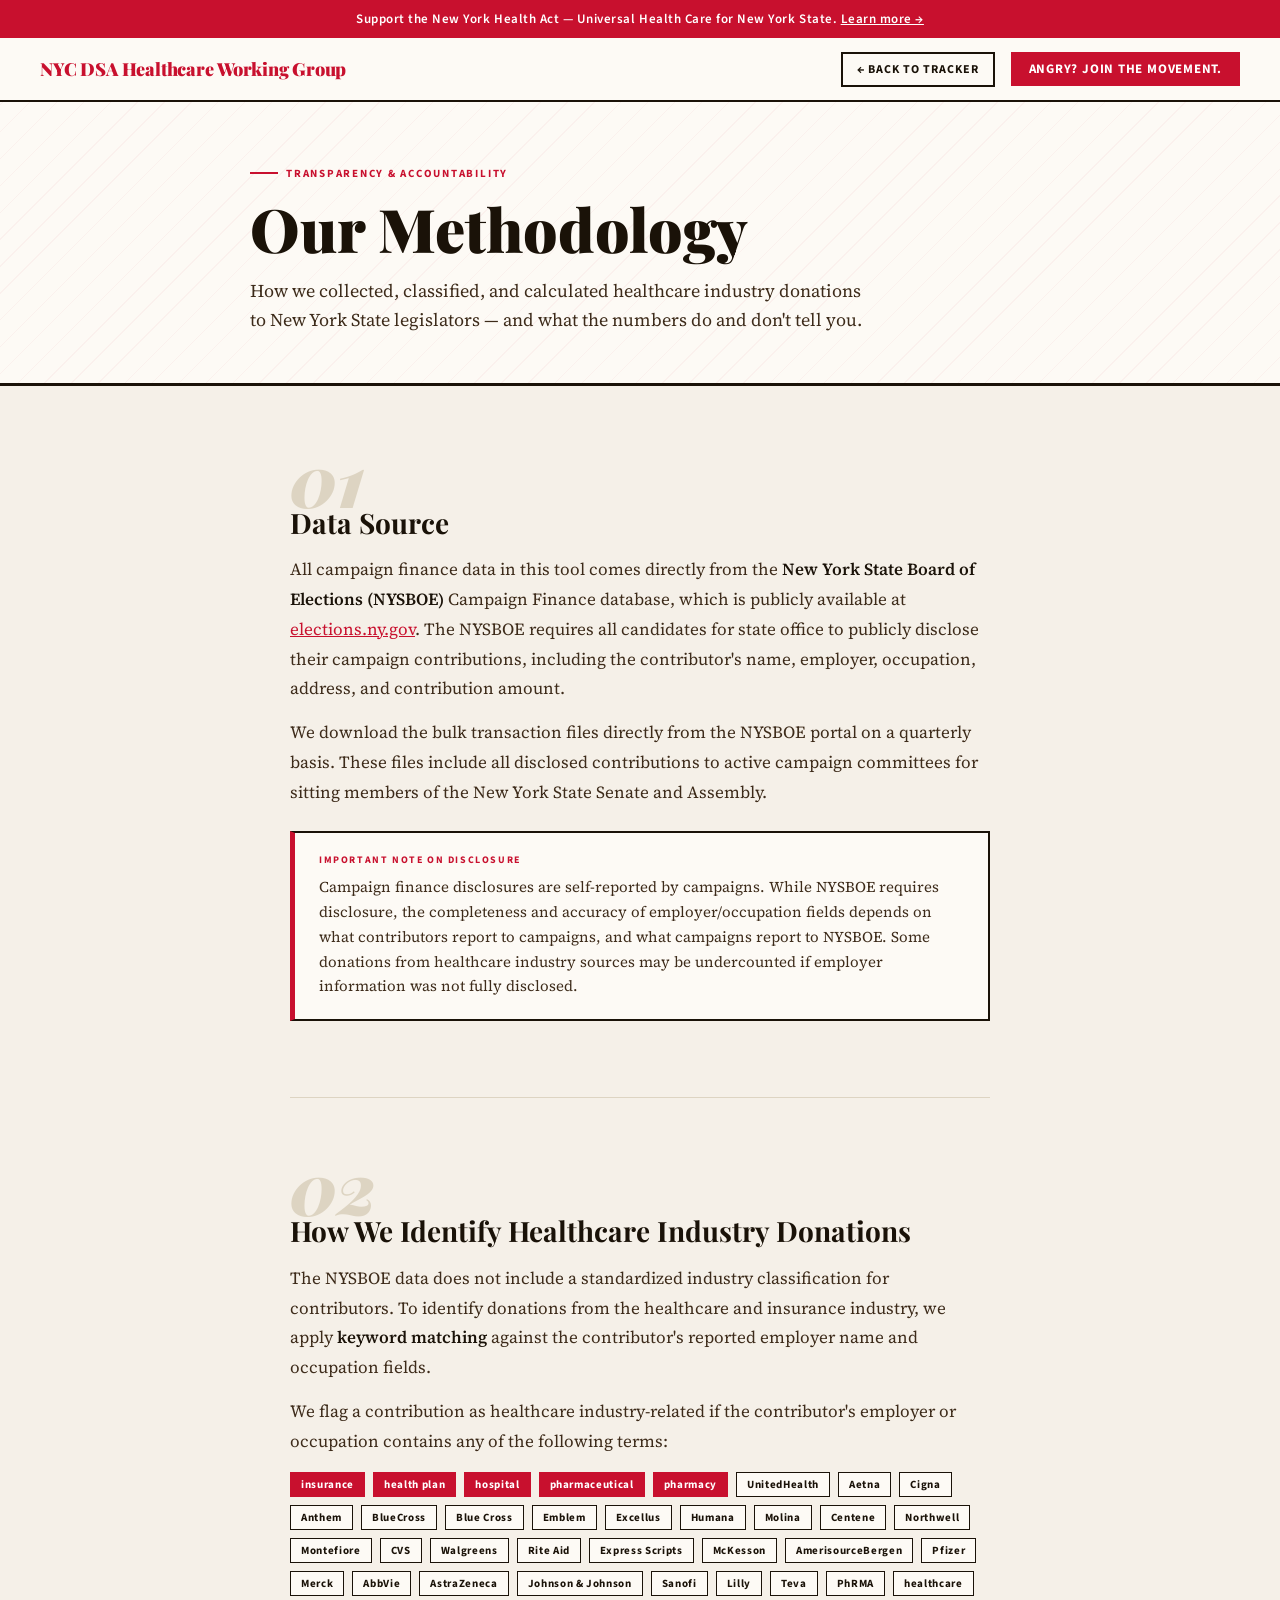
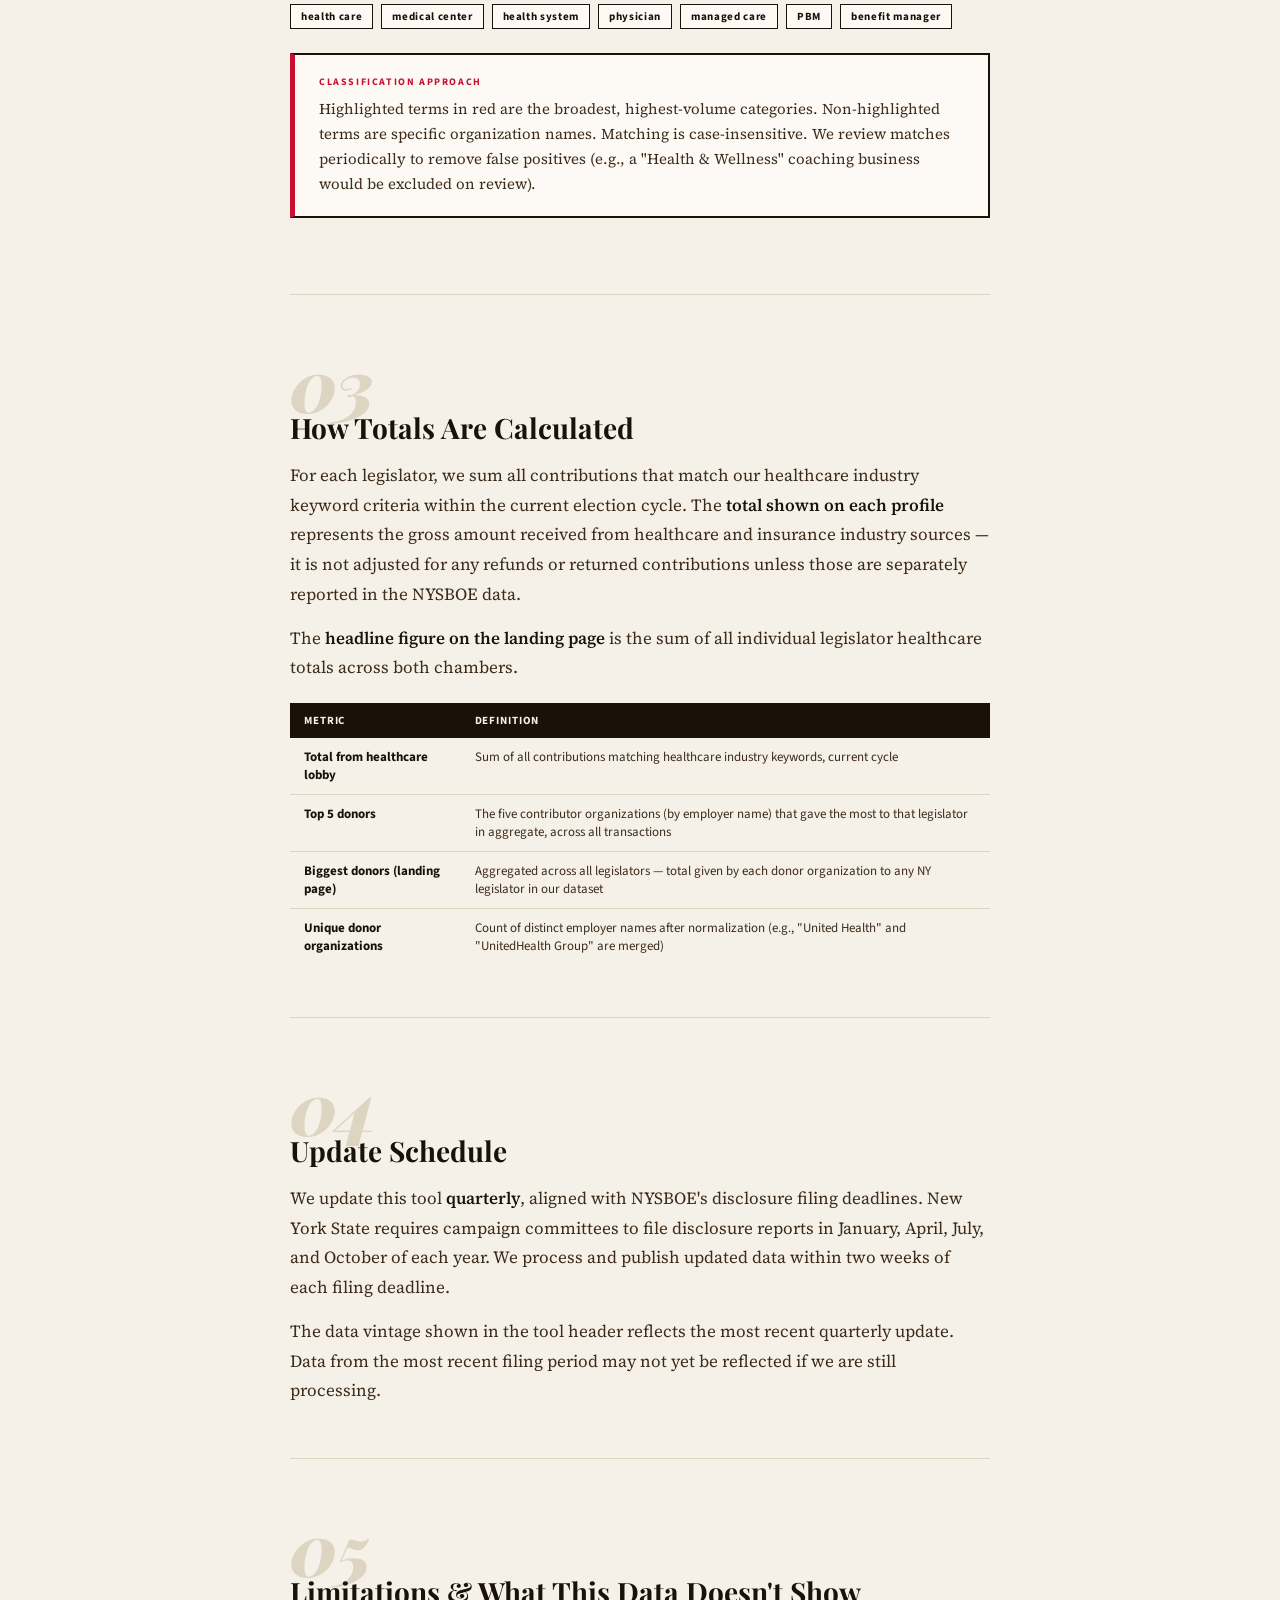
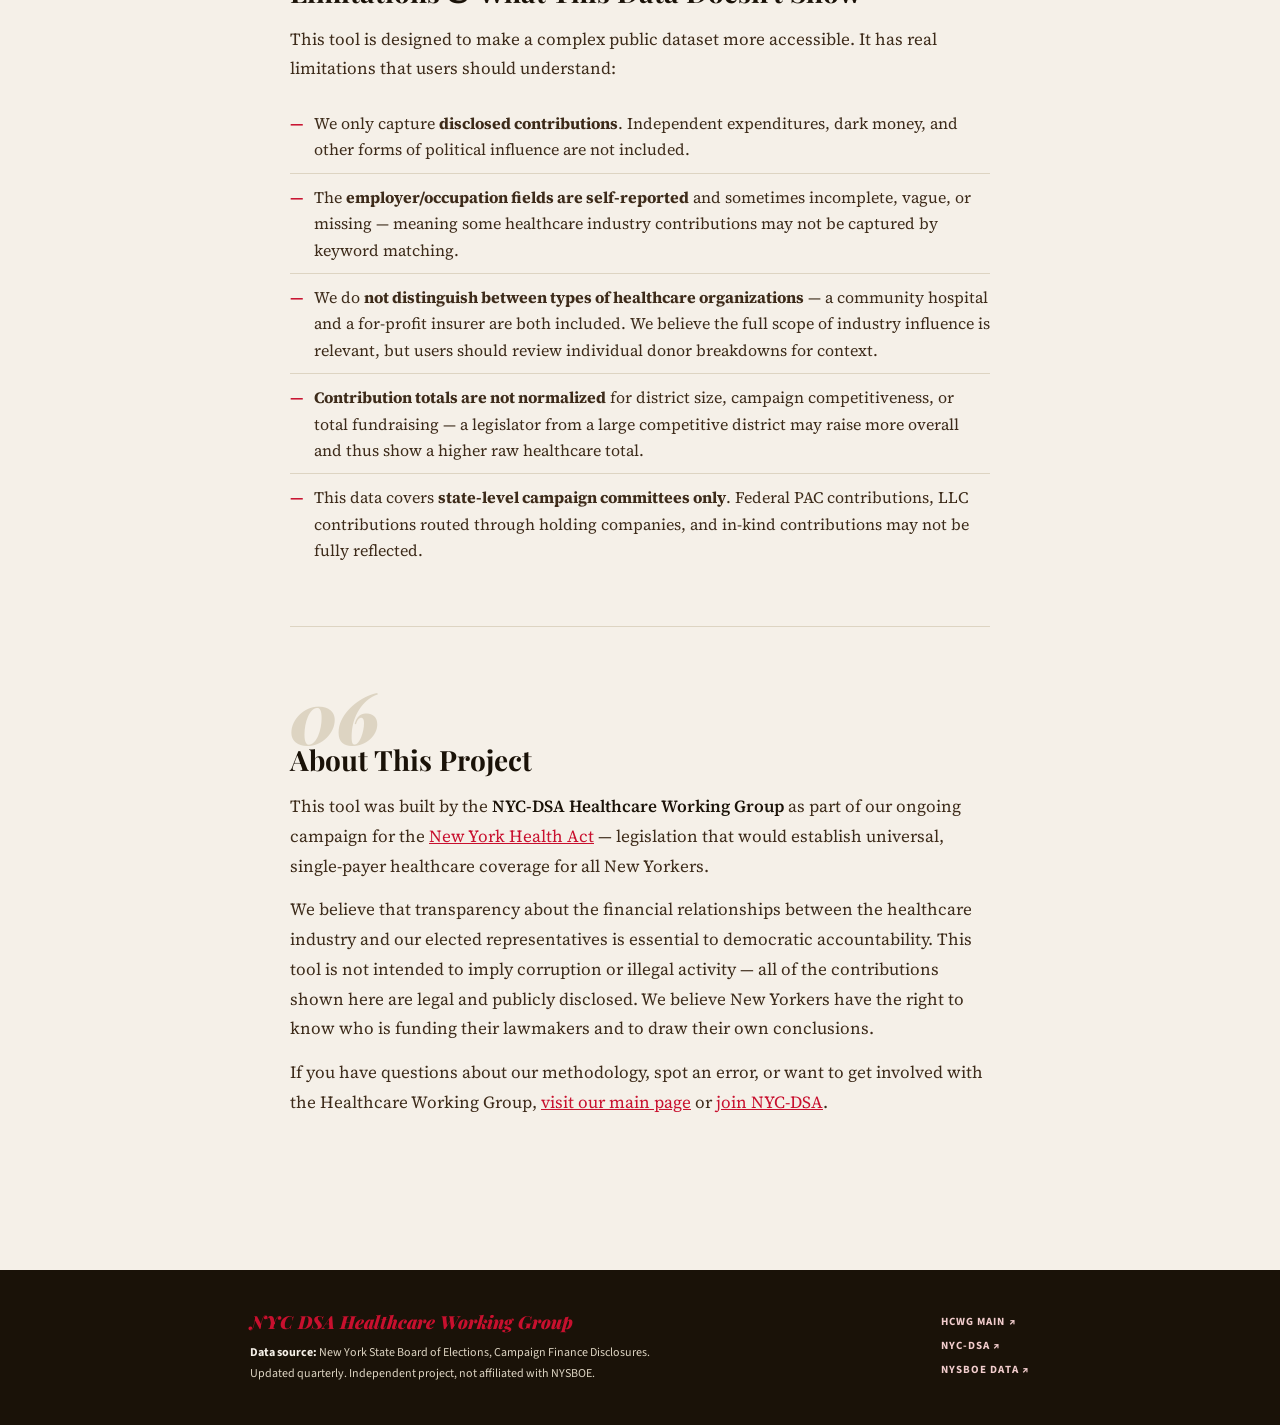
<file: content/follow-the-money/methodology.html>
<!DOCTYPE html>
<html lang="en">
<head>
<meta charset="UTF-8">
<meta name="viewport" content="width=device-width, initial-scale=1.0">
<title>Methodology — NYC DSA Healthcare Working Group</title>
<link href="https://fonts.googleapis.com/css2?family=Playfair+Display:ital,wght@0,700;0,900;1,700;1,900&family=Source+Sans+3:ital,wght@0,400;0,600;0,700;1,400&family=Source+Serif+4:ital,wght@0,400;0,600;1,400&display=swap" rel="stylesheet">
<style>
  :root {
    --cream:      #F5F0E8;
    --cream-mid:  #EDE7DA;
    --cream-dark: #DDD4C2;
    --red:        #C8102E;
    --red-dark:   #9B0D22;
    --red-light:  #F2CDCD;
    --ink:        #1A1208;
    --ink-mid:    #3D2B1A;
    --ink-light:  #7A6550;
    --white:      #FDFAF5;
    --serif:      'Playfair Display', Georgia, serif;
    --body-serif: 'Source Serif 4', Georgia, serif;
    --sans:       'Source Sans 3', system-ui, sans-serif;
  }

  * { box-sizing: border-box; margin: 0; padding: 0; }
  html { scroll-behavior: smooth; }
  body { background: var(--cream); color: var(--ink); font-family: var(--sans); min-height: 100vh; }

  /* ── ANNOUNCE ── */
  .announce {
    background: var(--red);
    color: #fff;
    text-align: center;
    font-family: var(--sans);
    font-size: 13px;
    font-weight: 600;
    letter-spacing: 0.04em;
    padding: 10px 20px;
  }
  .announce a { color: #fff; text-decoration: underline; }

  /* ── NAV ── */
  nav {
    background: var(--white);
    border-bottom: 2px solid var(--ink);
    padding: 0 40px;
    display: flex;
    align-items: center;
    justify-content: space-between;
    height: 64px;
    position: sticky;
    top: 0;
    z-index: 200;
  }

  .nav-logo {
    font-family: var(--serif);
    font-size: 18px;
    font-weight: 900;
    color: var(--red);
    letter-spacing: -0.01em;
    text-decoration: none;
  }

  .nav-right { display: flex; align-items: center; gap: 16px; }

  .nav-back {
    font-family: var(--sans);
    font-size: 12px;
    font-weight: 700;
    letter-spacing: 0.08em;
    text-transform: uppercase;
    color: var(--ink);
    text-decoration: none;
    border: 2px solid var(--ink);
    padding: 7px 14px;
    transition: background 0.12s;
  }

  .nav-back:hover { background: var(--ink); color: var(--white); }

  .nav-cta {
    background: var(--red);
    color: #fff;
    padding: 8px 18px;
    font-family: var(--sans);
    font-size: 13px;
    font-weight: 700;
    letter-spacing: 0.06em;
    text-transform: uppercase;
    text-decoration: none;
  }

  .nav-cta:hover { background: var(--red-dark); }

  /* ── PAGE HEADER ── */
  .page-header {
    background: var(--white);
    border-bottom: 3px solid var(--ink);
    padding: 56px 40px 48px;
    position: relative;
    overflow: hidden;
  }

  .page-header::before {
    content: '';
    position: absolute;
    inset: 0;
    background-image: repeating-linear-gradient(
      -45deg, transparent, transparent 18px,
      rgba(200,16,46,0.04) 18px, rgba(200,16,46,0.04) 19px
    );
    pointer-events: none;
  }

  .page-header-inner {
    max-width: 780px;
    margin: 0 auto;
    position: relative;
    z-index: 1;
  }

  .page-label {
    display: inline-flex;
    align-items: center;
    gap: 8px;
    font-family: var(--sans);
    font-size: 11px;
    font-weight: 700;
    letter-spacing: 0.16em;
    text-transform: uppercase;
    color: var(--red);
    margin-bottom: 16px;
  }

  .page-label::before {
    content: '';
    display: block;
    width: 28px;
    height: 2px;
    background: var(--red);
  }

  .page-h1 {
    font-family: var(--serif);
    font-size: clamp(36px, 5vw, 60px);
    font-weight: 900;
    line-height: 1.05;
    color: var(--ink);
    margin-bottom: 16px;
  }

  .page-deck {
    font-family: var(--body-serif);
    font-size: 18px;
    line-height: 1.65;
    color: var(--ink-mid);
    max-width: 620px;
  }

  /* ── CONTENT ── */
  .content {
    max-width: 780px;
    margin: 0 auto;
    padding: 56px 40px 100px;
  }

  .method-section {
    margin-bottom: 52px;
    padding-bottom: 52px;
    border-bottom: 1px solid var(--cream-dark);
  }

  .method-section:last-child {
    border-bottom: none;
    margin-bottom: 0;
  }

  .method-num {
    font-family: var(--serif);
    font-size: 72px;
    font-weight: 900;
    font-style: italic;
    color: var(--cream-dark);
    line-height: 1;
    margin-bottom: -8px;
  }

  .method-h2 {
    font-family: var(--serif);
    font-size: 28px;
    font-weight: 700;
    color: var(--ink);
    margin-bottom: 16px;
    line-height: 1.2;
  }

  .method-body {
    font-family: var(--body-serif);
    font-size: 17px;
    line-height: 1.75;
    color: var(--ink-mid);
  }

  .method-body p { margin-bottom: 14px; }
  .method-body p:last-child { margin-bottom: 0; }

  .method-body strong { color: var(--ink); font-weight: 600; }

  .method-body a { color: var(--red); }
  .method-body a:hover { text-decoration: none; }

  /* Keyword tag cloud */
  .keyword-cloud {
    display: flex;
    flex-wrap: wrap;
    gap: 8px;
    margin-top: 16px;
  }

  .keyword-tag {
    font-family: var(--sans);
    font-size: 11px;
    font-weight: 700;
    letter-spacing: 0.06em;
    padding: 4px 10px;
    border: 1.5px solid var(--ink);
    color: var(--ink);
    background: var(--white);
  }

  .keyword-tag.highlight { background: var(--red); border-color: var(--red); color: #fff; }

  /* Callout box */
  .callout {
    background: var(--white);
    border: 2px solid var(--ink);
    border-left: 5px solid var(--red);
    padding: 20px 24px;
    margin: 24px 0;
  }

  .callout-label {
    font-family: var(--sans);
    font-size: 10px;
    font-weight: 700;
    letter-spacing: 0.16em;
    text-transform: uppercase;
    color: var(--red);
    margin-bottom: 8px;
  }

  .callout p {
    font-family: var(--body-serif);
    font-size: 15px;
    line-height: 1.65;
    color: var(--ink-mid);
    margin: 0;
  }

  /* Data table */
  .data-table {
    width: 100%;
    border-collapse: collapse;
    margin-top: 20px;
    font-family: var(--sans);
    font-size: 13px;
  }

  .data-table th {
    background: var(--ink);
    color: var(--cream);
    font-weight: 700;
    letter-spacing: 0.08em;
    text-transform: uppercase;
    font-size: 11px;
    padding: 10px 14px;
    text-align: left;
  }

  .data-table td {
    padding: 10px 14px;
    border-bottom: 1px solid var(--cream-dark);
    color: var(--ink-mid);
    vertical-align: top;
  }

  .data-table tr:last-child td { border-bottom: none; }
  .data-table tr:nth-child(even) td { background: var(--cream); }
  .data-table td strong { color: var(--ink); font-weight: 700; }

  /* Limitations list */
  .limitation-list {
    list-style: none;
    margin-top: 16px;
  }

  .limitation-list li {
    font-family: var(--body-serif);
    font-size: 16px;
    line-height: 1.65;
    color: var(--ink-mid);
    padding: 10px 0 10px 24px;
    border-bottom: 1px solid var(--cream-dark);
    position: relative;
  }

  .limitation-list li:last-child { border-bottom: none; }

  .limitation-list li::before {
    content: '—';
    position: absolute;
    left: 0;
    color: var(--red);
    font-weight: 700;
  }

  /* ── FOOTER ── */
  footer {
    background: var(--ink);
    color: var(--cream);
    padding: 40px;
  }

  .footer-inner {
    max-width: 780px;
    margin: 0 auto;
    display: flex;
    gap: 40px;
    flex-wrap: wrap;
    justify-content: space-between;
    align-items: flex-start;
  }

  .footer-brand {
    font-family: var(--serif);
    font-size: 18px;
    font-weight: 900;
    font-style: italic;
    color: var(--red);
    margin-bottom: 8px;
  }

  .footer-left {
    font-family: var(--sans);
    font-size: 12px;
    color: var(--cream-dark);
    line-height: 1.8;
  }

  .footer-left strong { color: var(--cream); }

  .footer-right {
    font-family: var(--sans);
    font-size: 11px;
    font-weight: 700;
    letter-spacing: 0.1em;
    text-transform: uppercase;
    line-height: 2.2;
  }

  .footer-right a { color: var(--red-light); text-decoration: none; }
  .footer-right a:hover { text-decoration: underline; }

  @media (max-width: 600px) {
    nav { padding: 0 20px; }
    .page-header { padding: 40px 20px 36px; }
    .content { padding: 40px 20px 60px; }
    footer { padding: 32px 20px; }
  }
</style>
</head>
<body>

<div class="announce">
  Support the New York Health Act — Universal Health Care for New York State.
  <a href="https://www.nyhcampaign.org/" target="_blank" rel="noopener">Learn more →</a>
</div>

<nav>
  <a class="nav-logo" href="ny-healthcare-money.html">NYC DSA Healthcare Working Group</a>
  <div class="nav-right">
    <a class="nav-back" href="ny-healthcare-money.html">← Back to Tracker</a>
    <a class="nav-cta" href="#">Angry? Join the Movement.</a>
  </div>
</nav>

<header class="page-header">
  <div class="page-header-inner">
    <div class="page-label">Transparency &amp; Accountability</div>
    <h1 class="page-h1">Our Methodology</h1>
    <p class="page-deck">How we collected, classified, and calculated healthcare industry donations to New York State legislators — and what the numbers do and don't tell you.</p>
  </div>
</header>

<main class="content">

  <section class="method-section">
    <div class="method-num">01</div>
    <h2 class="method-h2">Data Source</h2>
    <div class="method-body">
      <p>All campaign finance data in this tool comes directly from the <strong>New York State Board of Elections (NYSBOE)</strong> Campaign Finance database, which is publicly available at <a href="https://www.elections.ny.gov/CFViewReports.html" target="_blank" rel="noopener">elections.ny.gov</a>. The NYSBOE requires all candidates for state office to publicly disclose their campaign contributions, including the contributor's name, employer, occupation, address, and contribution amount.</p>
      <p>We download the bulk transaction files directly from the NYSBOE portal on a quarterly basis. These files include all disclosed contributions to active campaign committees for sitting members of the New York State Senate and Assembly.</p>
    </div>
    <div class="callout">
      <div class="callout-label">Important note on disclosure</div>
      <p>Campaign finance disclosures are self-reported by campaigns. While NYSBOE requires disclosure, the completeness and accuracy of employer/occupation fields depends on what contributors report to campaigns, and what campaigns report to NYSBOE. Some donations from healthcare industry sources may be undercounted if employer information was not fully disclosed.</p>
    </div>
  </section>

  <section class="method-section">
    <div class="method-num">02</div>
    <h2 class="method-h2">How We Identify Healthcare Industry Donations</h2>
    <div class="method-body">
      <p>The NYSBOE data does not include a standardized industry classification for contributors. To identify donations from the healthcare and insurance industry, we apply <strong>keyword matching</strong> against the contributor's reported employer name and occupation fields.</p>
      <p>We flag a contribution as healthcare industry-related if the contributor's employer or occupation contains any of the following terms:</p>
    </div>

    <div class="keyword-cloud">
      <span class="keyword-tag highlight">insurance</span>
      <span class="keyword-tag highlight">health plan</span>
      <span class="keyword-tag highlight">hospital</span>
      <span class="keyword-tag highlight">pharmaceutical</span>
      <span class="keyword-tag highlight">pharmacy</span>
      <span class="keyword-tag">UnitedHealth</span>
      <span class="keyword-tag">Aetna</span>
      <span class="keyword-tag">Cigna</span>
      <span class="keyword-tag">Anthem</span>
      <span class="keyword-tag">BlueCross</span>
      <span class="keyword-tag">Blue Cross</span>
      <span class="keyword-tag">Emblem</span>
      <span class="keyword-tag">Excellus</span>
      <span class="keyword-tag">Humana</span>
      <span class="keyword-tag">Molina</span>
      <span class="keyword-tag">Centene</span>
      <span class="keyword-tag">Northwell</span>
      <span class="keyword-tag">Montefiore</span>
      <span class="keyword-tag">CVS</span>
      <span class="keyword-tag">Walgreens</span>
      <span class="keyword-tag">Rite Aid</span>
      <span class="keyword-tag">Express Scripts</span>
      <span class="keyword-tag">McKesson</span>
      <span class="keyword-tag">AmerisourceBergen</span>
      <span class="keyword-tag">Pfizer</span>
      <span class="keyword-tag">Merck</span>
      <span class="keyword-tag">AbbVie</span>
      <span class="keyword-tag">AstraZeneca</span>
      <span class="keyword-tag">Johnson &amp; Johnson</span>
      <span class="keyword-tag">Sanofi</span>
      <span class="keyword-tag">Lilly</span>
      <span class="keyword-tag">Teva</span>
      <span class="keyword-tag">PhRMA</span>
      <span class="keyword-tag">healthcare</span>
      <span class="keyword-tag">health care</span>
      <span class="keyword-tag">medical center</span>
      <span class="keyword-tag">health system</span>
      <span class="keyword-tag">physician</span>
      <span class="keyword-tag">managed care</span>
      <span class="keyword-tag">PBM</span>
      <span class="keyword-tag">benefit manager</span>
    </div>

    <div class="callout" style="margin-top: 24px;">
      <div class="callout-label">Classification approach</div>
      <p>Highlighted terms in red are the broadest, highest-volume categories. Non-highlighted terms are specific organization names. Matching is case-insensitive. We review matches periodically to remove false positives (e.g., a "Health &amp; Wellness" coaching business would be excluded on review).</p>
    </div>
  </section>

  <section class="method-section">
    <div class="method-num">03</div>
    <h2 class="method-h2">How Totals Are Calculated</h2>
    <div class="method-body">
      <p>For each legislator, we sum all contributions that match our healthcare industry keyword criteria within the current election cycle. The <strong>total shown on each profile</strong> represents the gross amount received from healthcare and insurance industry sources — it is not adjusted for any refunds or returned contributions unless those are separately reported in the NYSBOE data.</p>
      <p>The <strong>headline figure on the landing page</strong> is the sum of all individual legislator healthcare totals across both chambers.</p>
    </div>

    <table class="data-table">
      <thead>
        <tr>
          <th>Metric</th>
          <th>Definition</th>
        </tr>
      </thead>
      <tbody>
        <tr>
          <td><strong>Total from healthcare lobby</strong></td>
          <td>Sum of all contributions matching healthcare industry keywords, current cycle</td>
        </tr>
        <tr>
          <td><strong>Top 5 donors</strong></td>
          <td>The five contributor organizations (by employer name) that gave the most to that legislator in aggregate, across all transactions</td>
        </tr>
        <tr>
          <td><strong>Biggest donors (landing page)</strong></td>
          <td>Aggregated across all legislators — total given by each donor organization to any NY legislator in our dataset</td>
        </tr>
        <tr>
          <td><strong>Unique donor organizations</strong></td>
          <td>Count of distinct employer names after normalization (e.g., "United Health" and "UnitedHealth Group" are merged)</td>
        </tr>
      </tbody>
    </table>
  </section>

  <section class="method-section">
    <div class="method-num">04</div>
    <h2 class="method-h2">Update Schedule</h2>
    <div class="method-body">
      <p>We update this tool <strong>quarterly</strong>, aligned with NYSBOE's disclosure filing deadlines. New York State requires campaign committees to file disclosure reports in January, April, July, and October of each year. We process and publish updated data within two weeks of each filing deadline.</p>
      <p>The data vintage shown in the tool header reflects the most recent quarterly update. Data from the most recent filing period may not yet be reflected if we are still processing.</p>
    </div>
  </section>

  <section class="method-section">
    <div class="method-num">05</div>
    <h2 class="method-h2">Limitations &amp; What This Data Doesn't Show</h2>
    <div class="method-body">
      <p>This tool is designed to make a complex public dataset more accessible. It has real limitations that users should understand:</p>
    </div>
    <ul class="limitation-list">
      <li>We only capture <strong>disclosed contributions</strong>. Independent expenditures, dark money, and other forms of political influence are not included.</li>
      <li>The <strong>employer/occupation fields are self-reported</strong> and sometimes incomplete, vague, or missing — meaning some healthcare industry contributions may not be captured by keyword matching.</li>
      <li>We do <strong>not distinguish between types of healthcare organizations</strong> — a community hospital and a for-profit insurer are both included. We believe the full scope of industry influence is relevant, but users should review individual donor breakdowns for context.</li>
      <li><strong>Contribution totals are not normalized</strong> for district size, campaign competitiveness, or total fundraising — a legislator from a large competitive district may raise more overall and thus show a higher raw healthcare total.</li>
      <li>This data covers <strong>state-level campaign committees only</strong>. Federal PAC contributions, LLC contributions routed through holding companies, and in-kind contributions may not be fully reflected.</li>
    </ul>
  </section>

  <section class="method-section">
    <div class="method-num">06</div>
    <h2 class="method-h2">About This Project</h2>
    <div class="method-body">
      <p>This tool was built by the <strong>NYC-DSA Healthcare Working Group</strong> as part of our ongoing campaign for the <a href="https://www.nyhcampaign.org/" target="_blank" rel="noopener">New York Health Act</a> — legislation that would establish universal, single-payer healthcare coverage for all New Yorkers.</p>
      <p>We believe that transparency about the financial relationships between the healthcare industry and our elected representatives is essential to democratic accountability. This tool is not intended to imply corruption or illegal activity — all of the contributions shown here are legal and publicly disclosed. We believe New Yorkers have the right to know who is funding their lawmakers and to draw their own conclusions.</p>
      <p>If you have questions about our methodology, spot an error, or want to get involved with the Healthcare Working Group, <a href="https://healthcare.socialists.nyc" target="_blank" rel="noopener">visit our main page</a> or <a href="https://socialists.nyc" target="_blank" rel="noopener">join NYC-DSA</a>.</p>
    </div>
  </section>

</main>

<footer>
  <div class="footer-inner">
    <div>
      <div class="footer-brand">NYC DSA Healthcare Working Group</div>
      <div class="footer-left">
        <strong>Data source:</strong> New York State Board of Elections, Campaign Finance Disclosures.<br>
        Updated quarterly. Independent project, not affiliated with NYSBOE.
      </div>
    </div>
    <div class="footer-right">
      <div><a href="https://healthcare.socialists.nyc" target="_blank" rel="noopener">HCWG Main ↗</a></div>
      <div><a href="https://socialists.nyc" target="_blank" rel="noopener">NYC-DSA ↗</a></div>
      <div><a href="https://www.elections.ny.gov/CFViewReports.html" target="_blank" rel="noopener">NYSBOE Data ↗</a></div>
    </div>
  </div>
</footer>

</body>
</html>
</file>
